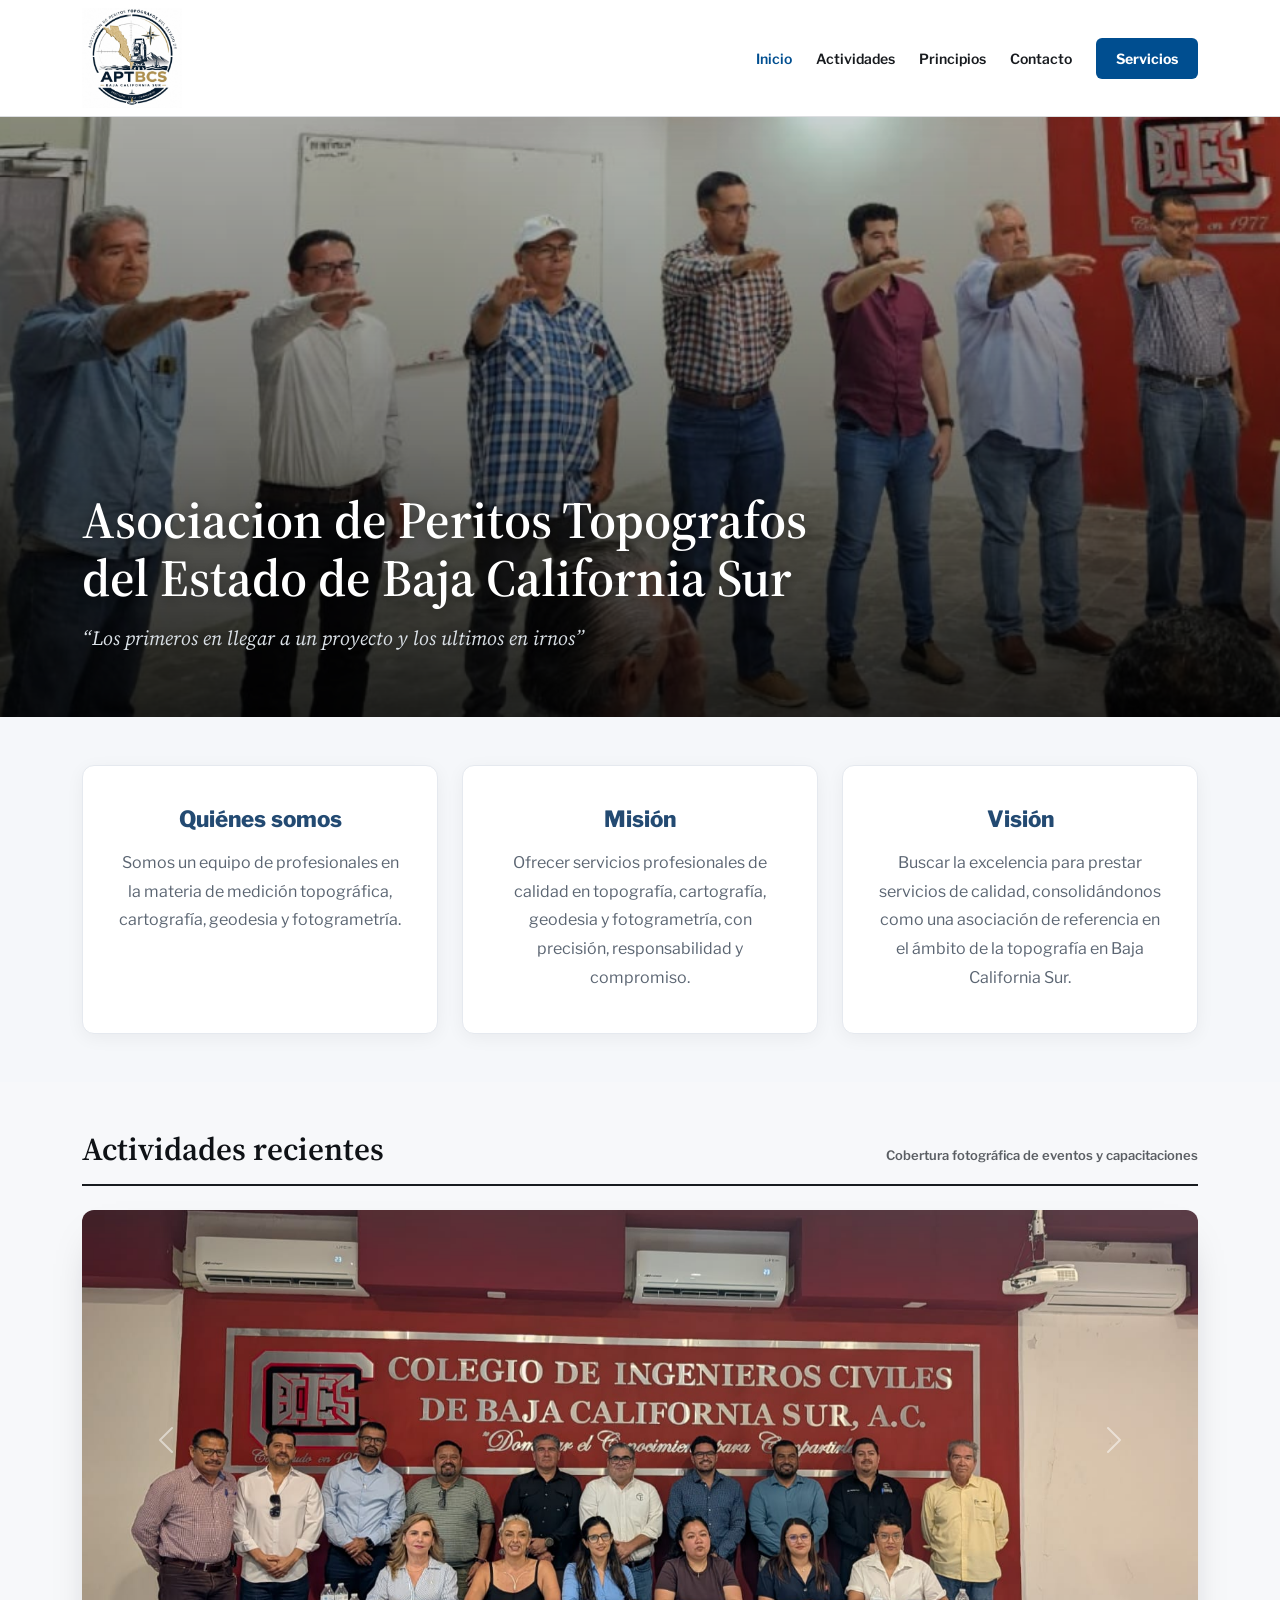
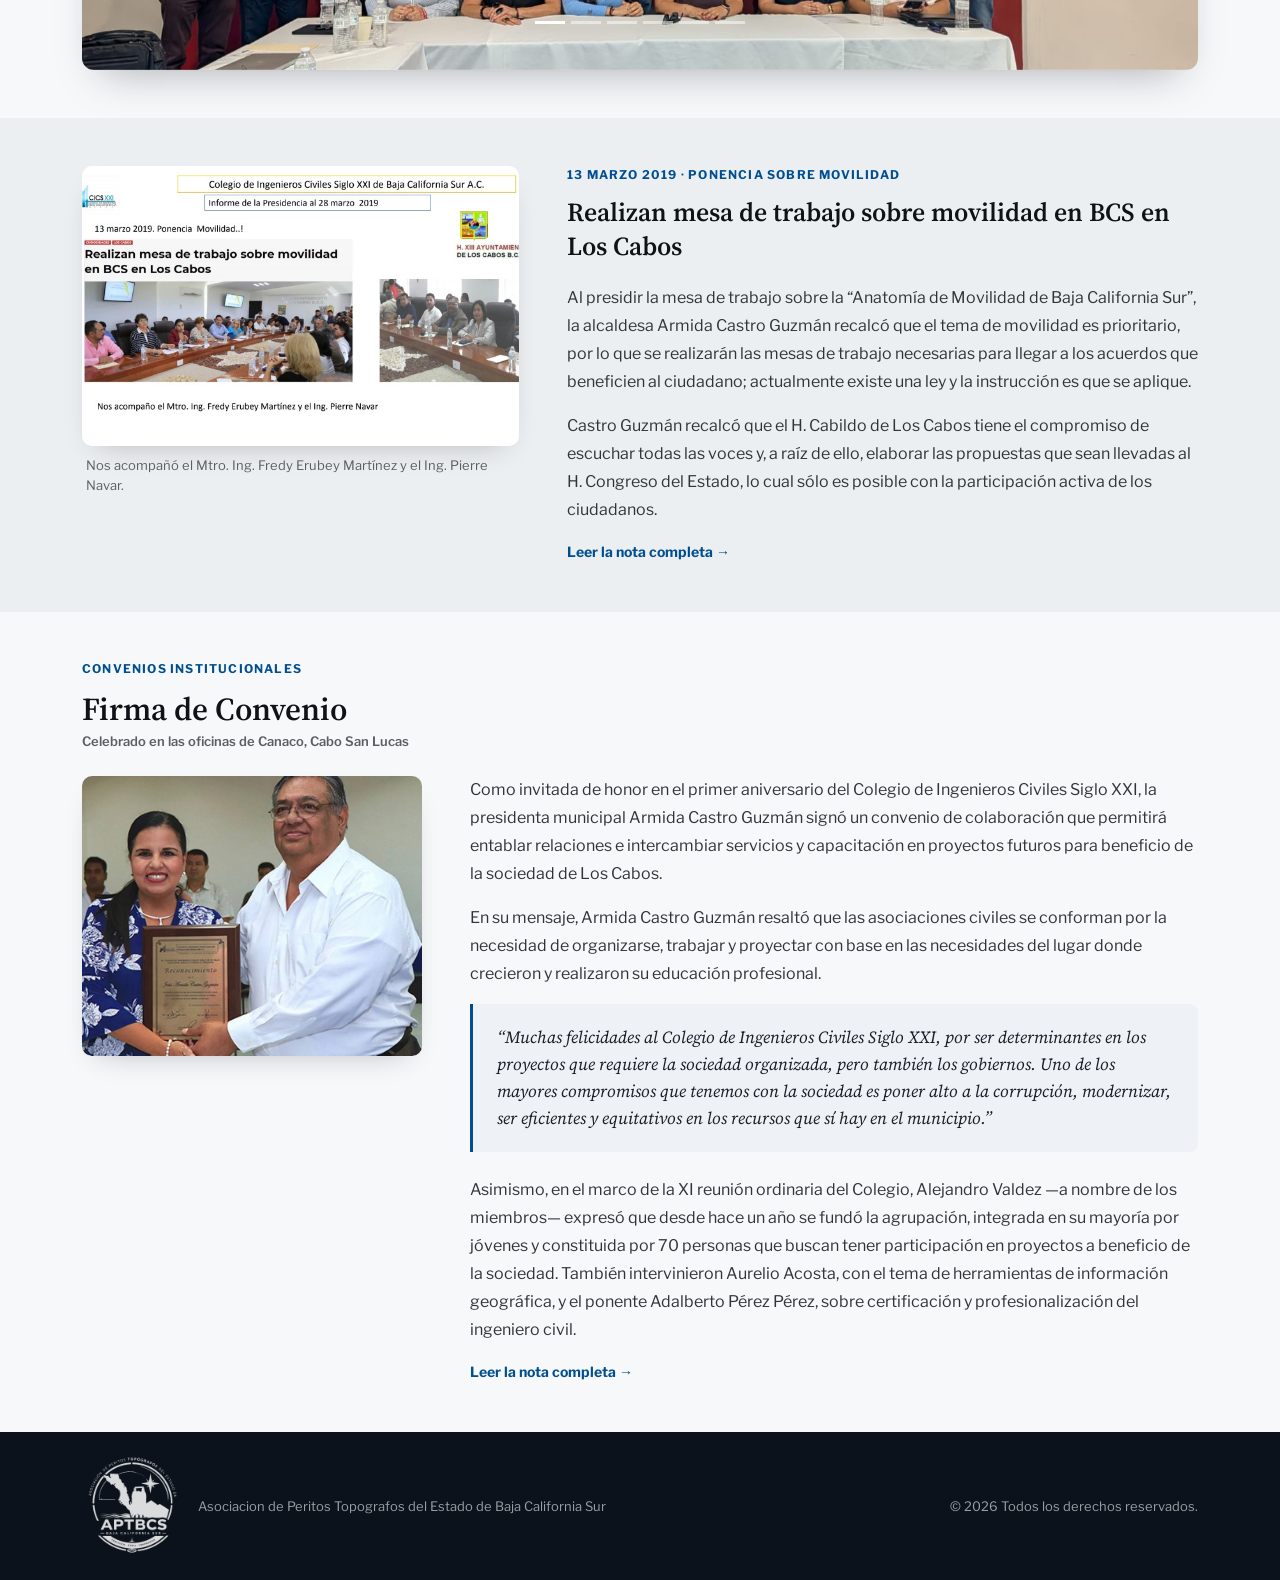
<file: index.html>
<!doctype html>
<html lang="es">
  <head>
    <meta charset="UTF-8" />
    <meta name="viewport" content="width=device-width, initial-scale=1.0" />
    <title>Asociacion de Peritos Topografos del Estado de Baja California Sur</title>
    <link rel="preconnect" href="https://fonts.googleapis.com" />
    <link
      href="https://fonts.googleapis.com/css2?family=Libre+Franklin:wght@400;500;600;700;800&family=Source+Serif+4:opsz,wght@8..60,400;8..60,600&display=swap"
      rel="stylesheet"
    />
    <link href="https://cdn.jsdelivr.net/npm/bootstrap@5.3.3/dist/css/bootstrap.min.css" rel="stylesheet" />
    <link href="https://cdn.jsdelivr.net/npm/bootstrap-icons@1.11.3/font/bootstrap-icons.min.css" rel="stylesheet" />
    <link rel="stylesheet" href="./css/style.css" />
  </head>
  <body>

    <!-- ===================== HEADER ===================== -->
    <header class="site-header sticky-top">
      <div class="container-xl py-2">

        <div class="d-flex align-items-center justify-content-between">

          <!-- Logo -->
          <a href="index.html" class="text-decoration-none">
            <img src="./img/iconoApt.jpeg" alt="CICS XXI BCS" class="site-logo" />
          </a>

          <!-- Nav desktop -->
          <nav class="d-none d-md-flex align-items-center gap-4">
            <a href="index.html"        class="nav-link-custom active">Inicio</a>
            <a href="Actividades.html"  class="nav-link-custom">Actividades</a>
            <a href="Principios.html"   class="nav-link-custom">Principios</a>
            <a href="Contacto.html"     class="nav-link-custom">Contacto</a>
            <a href="Servicios.html"  class="btn btn-primary-custom">Servicios</a>
          </nav>

          <!-- Hamburguesa (móvil) -->
          <button class="navbar-toggler-custom d-md-none" id="menuToggle" aria-label="Menú">
            <span></span>
            <span></span>
            <span></span>
          </button>
        </div>

        <!-- Menú móvil -->
        <div class="mobile-menu" id="mobileMenu">
          <a href="index.html"       onclick="closeMenu()">Inicio</a>
          <a href="Actividades.html" onclick="closeMenu()">Actividades</a>
          <a href="Principios.html"  onclick="closeMenu()">Principios</a>
          <a href="Contacto.html"    onclick="closeMenu()">Contacto</a>
          <a href="Servicios.html"    onclick="closeMenu()">Servicios</a>
        </div>

      </div>
    </header>

    <!-- ===================== HERO ===================== -->
    <section id="inicio" class="hero-section">

      <!-- Capa oscura sobre la imagen -->
      <div class="hero-overlay"></div>

      <!-- Texto del hero -->
      <div class="hero-content">
        <div class="container-xl">
          <div class="hero-text-wrap">
            <!-- <span class="badge-tag">Asociación civil profesional</span> -->
            <h1 class="hero-title">
             Asociacion de Peritos Topografos del Estado de Baja California Sur
            </h1>
            <p class="hero-subtitle">
              &ldquo;Los primeros en llegar a un proyecto y los ultimos en irnos&rdquo;
            </p>
          </div>
        </div>
      </div>

    </section>

    <!-- ===================== MISIÓN ===================== -->
    <section class="py-5 mission-section">
  <div class="container-xl">
    <div class="row g-4">

      <!-- Quiénes somos -->
      <div class="col-md-4">
        <div class="mission-card h-100">
          <!-- <div class="mission-icon">
            <i class="bi bi-people-fill"></i>
          </div> -->
          <h3 class="mission-heading">Quiénes somos</h3>
          <p class="mission-text">
            Somos un equipo de profesionales en la materia de medición
            topográfica, cartografía, geodesia y fotogrametría.
          </p>
        </div>
      </div>

      <!-- Misión -->
      <div class="col-md-4">
        <div class="mission-card h-100">
          <!-- <div class="mission-icon">
            <i class="bi bi-bullseye"></i>
          </div> -->
          <h3 class="mission-heading">Misión</h3>
          <p class="mission-text">
            Ofrecer servicios profesionales de calidad en topografía,
            cartografía, geodesia y fotogrametría, con precisión,
            responsabilidad y compromiso.
          </p>
        </div>
      </div>

      <!-- Visión -->
      <div class="col-md-4">
        <div class="mission-card h-100">
          <!-- <div class="mission-icon">
            <i class="bi bi-eye-fill"></i>
          </div> -->
          <h3 class="mission-heading">Visión</h3>
          <p class="mission-text">
            Buscar la excelencia para prestar servicios de calidad,
            consolidándonos como una asociación de referencia en el
            ámbito de la topografía en Baja California Sur.
          </p>
        </div>
      </div>

    </div>
  </div>
</section>


    <!-- ===================== ACTIVIDADES ===================== -->
    <section id="actividades" class="py-5">
      <div class="container-xl">
        <div class="section-title-row mb-4">
          <h2 class="section-title">Actividades recientes</h2>
          <span class="section-subtitle">Cobertura fotográfica de eventos y capacitaciones</span>
        </div>
        <!-- Carousel de actividades -->
        <div id="actCarousel" class="carousel slide feature-media" data-bs-ride="carousel" data-bs-interval="3500">
          <div class="carousel-inner">
            <div class="carousel-item active">
              <img src="./img/hero_1.jpeg" class="activity-slide-img" alt="Actividad 1" />
            </div>
            <div class="carousel-item">
              <img src="./img/hero_2.jpeg" class="activity-slide-img" alt="Actividad 2" />
            </div>
            <div class="carousel-item">
              <img src="./img/hero_3.jpeg" class="activity-slide-img" alt="Actividad 3" />
            </div>
            <div class="carousel-item">
              <img src="./img/hero_4.jpg" class="activity-slide-img" alt="Actividad 4" />
            </div>
            <div class="carousel-item">
              <img src="./img/hero_5.jpg" class="activity-slide-img" alt="Actividad 5" />
            </div>
            <div class="carousel-item">
              <img src="./img/hero_6.jpeg" class="activity-slide-img" alt="Actividad 6" />
            </div>
          </div>
          <!-- Controles -->
          <button class="carousel-control-prev" type="button" data-bs-target="#actCarousel" data-bs-slide="prev">
            <span class="carousel-control-prev-icon" aria-hidden="true"></span>
            <span class="visually-hidden">Anterior</span>
          </button>
          <button class="carousel-control-next" type="button" data-bs-target="#actCarousel" data-bs-slide="next">
            <span class="carousel-control-next-icon" aria-hidden="true"></span>
            <span class="visually-hidden">Siguiente</span>
          </button>
          <!-- Indicadores -->
          <div class="carousel-indicators activity-indicators">
            <button type="button" data-bs-target="#actCarousel" data-bs-slide-to="0" class="active"></button>
            <button type="button" data-bs-target="#actCarousel" data-bs-slide-to="1"></button>
            <button type="button" data-bs-target="#actCarousel" data-bs-slide-to="2"></button>
            <button type="button" data-bs-target="#actCarousel" data-bs-slide-to="3"></button>
            <button type="button" data-bs-target="#actCarousel" data-bs-slide-to="4"></button>
            <button type="button" data-bs-target="#actCarousel" data-bs-slide-to="5"></button>
          </div>
        </div>
      </div>
    </section>

    <!-- ===================== NOTICIA: MESA DE TRABAJO ===================== -->
    <section class="py-5 bg-light-custom">
      <div class="container-xl">
        <div class="row g-5 align-items-start">

          <!-- Imagen -->
          <div class="col-lg-5">
            <div class="news-media">
              <img src="./img/mesa_trabajo.jpg" alt="Mesa de trabajo sobre movilidad en BCS" class="news-img" />
            </div>
            <p class="news-caption">
              Nos acompañó el Mtro. Ing. Fredy Erubey Martínez y el Ing. Pierre Navar.
            </p>
          </div>

          <!-- Texto -->
          <div class="col-lg-7">
            <span class="eyebrow">13 marzo 2019 · Ponencia sobre movilidad</span>
            <h3 class="article-title">
              Realizan mesa de trabajo sobre movilidad en BCS en Los Cabos
            </h3>
            <p class="article-text">
              Al presidir la mesa de trabajo sobre la &ldquo;Anatomía de Movilidad de Baja California Sur&rdquo;,
              la alcaldesa Armida Castro Guzmán recalcó que el tema de movilidad es prioritario, por lo que
              se realizarán las mesas de trabajo necesarias para llegar a los acuerdos que beneficien al
              ciudadano; actualmente existe una ley y la instrucción es que se aplique.
            </p>
            <p class="article-text">
              Castro Guzmán recalcó que el H. Cabildo de Los Cabos tiene el compromiso de escuchar todas
              las voces y, a raíz de ello, elaborar las propuestas que sean llevadas al H. Congreso del
              Estado, lo cual sólo es posible con la participación activa de los ciudadanos.
            </p>
            <a href="Actividades.html" class="read-more">Leer la nota completa &rarr;</a>
          </div>

        </div>
      </div>
    </section>

    <!-- ===================== FIRMA DE CONVENIO ===================== -->
    <section id="principios" class="py-5">
      <div class="container-xl">
        <div class="mb-4">
          <span class="eyebrow">Convenios institucionales</span>
          <h2 class="section-title mt-2 mb-1">Firma de Convenio</h2>
          <p class="section-subtitle mb-0">Celebrado en las oficinas de Canaco, Cabo San Lucas</p>
        </div>
        <div class="row g-5 align-items-start">

          <!-- Imagen -->
          <div class="col-lg-4">
            <div class="news-media sticky-media">
              <img src="./img/Firma.jpg" alt="Firma de convenio CICS XXI" class="news-img" />
            </div>
          </div>

          <!-- Texto -->
          <div class="col-lg-8">
            <p class="article-text">
              Como invitada de honor en el primer aniversario del Colegio de Ingenieros Civiles Siglo XXI,
              la presidenta municipal Armida Castro Guzmán signó un convenio de colaboración que permitirá
              entablar relaciones e intercambiar servicios y capacitación en proyectos futuros para beneficio
              de la sociedad de Los Cabos.
            </p>
            <p class="article-text">
              En su mensaje, Armida Castro Guzmán resaltó que las asociaciones civiles se conforman por la
              necesidad de organizarse, trabajar y proyectar con base en las necesidades del lugar donde
              crecieron y realizaron su educación profesional.
            </p>
            <blockquote class="pull-quote">
              &ldquo;Muchas felicidades al Colegio de Ingenieros Civiles Siglo XXI, por ser determinantes
              en los proyectos que requiere la sociedad organizada, pero también los gobiernos. Uno de los
              mayores compromisos que tenemos con la sociedad es poner alto a la corrupción, modernizar,
              ser eficientes y equitativos en los recursos que sí hay en el municipio.&rdquo;
            </blockquote>
            <p class="article-text">
              Asimismo, en el marco de la XI reunión ordinaria del Colegio, Alejandro Valdez —a nombre de
              los miembros— expresó que desde hace un año se fundó la agrupación, integrada en su mayoría
              por jóvenes y constituida por 70 personas que buscan tener participación en proyectos a
              beneficio de la sociedad. También intervinieron Aurelio Acosta, con el tema de herramientas
              de información geográfica, y el ponente Adalberto Pérez Pérez, sobre certificación y
              profesionalización del ingeniero civil.
            </p>
            <a href="Principios.html" class="read-more">Leer la nota completa &rarr;</a>
          </div>

        </div>
      </div>
    </section>

    <!-- ===================== FOOTER ===================== -->
    <footer id="contacto" class="site-footer">
      <div class="container-xl footer-inner">
        <div class="d-flex align-items-center gap-3">
          <img src="./img/icono2.png" alt="CICS XXI" class="footer-logo" />
          <span class="footer-text">Asociacion de Peritos Topografos del Estado de Baja California Sur</span>
        </div>
        <span class="footer-text">&copy; 2026 Todos los derechos reservados.</span>
      </div>
    </footer>

    <script src="https://cdn.jsdelivr.net/npm/bootstrap@5.3.3/dist/js/bootstrap.bundle.min.js"></script>
    <script>
      const toggle = document.getElementById('menuToggle');
      const menu   = document.getElementById('mobileMenu');
      toggle.addEventListener('click', () => menu.classList.toggle('open'));
      function closeMenu() { menu.classList.remove('open'); }
    </script>

  </body>
</html>
</file>
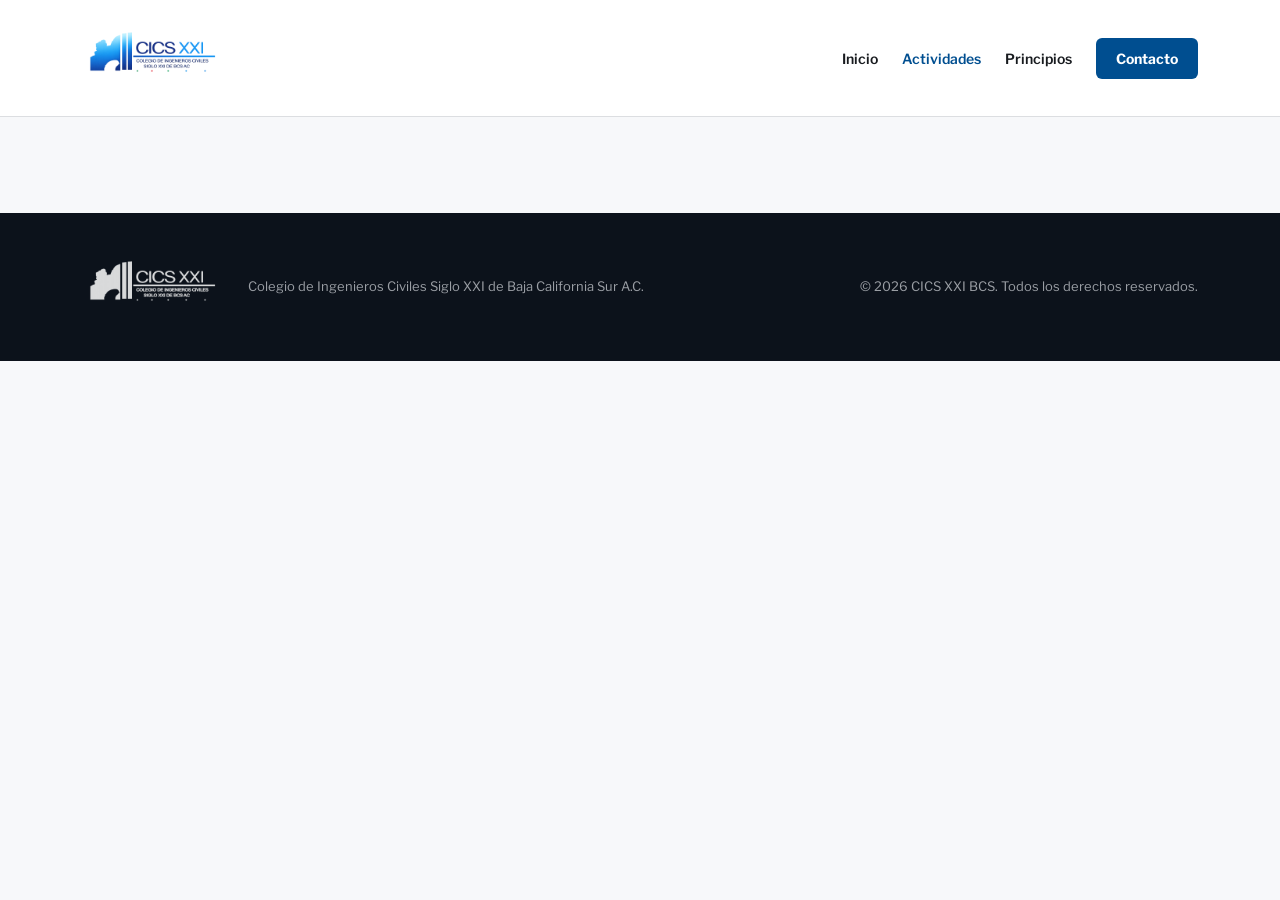
<file: Actividades.html>
<!doctype html>
<html lang="es">
  <head>
    <meta charset="UTF-8" />
    <meta name="viewport" content="width=device-width, initial-scale=1.0" />
    <title>Actividades · CICS XXI BCS</title>
    <link rel="preconnect" href="https://fonts.googleapis.com" />
    <link
      href="https://fonts.googleapis.com/css2?family=Libre+Franklin:wght@400;500;600;700;800&family=Source+Serif+4:opsz,wght@8..60,400;8..60,600&display=swap"
      rel="stylesheet"
    />
    <link href="https://cdn.jsdelivr.net/npm/bootstrap@5.3.3/dist/css/bootstrap.min.css" rel="stylesheet" />
    <link rel="stylesheet" href="./css/style.css" />
  </head>
  <body>

    <!-- ===================== HEADER ===================== -->
    <header class="site-header sticky-top">
      <div class="container-xl py-2">

        <div class="d-flex align-items-center justify-content-between">

          <a href="index.html" class="text-decoration-none">
            <img src="./img/logo.png" alt="CICS XXI BCS" class="site-logo" />
          </a>

          <nav class="d-none d-md-flex align-items-center gap-4">
            <a href="index.html"        class="nav-link-custom">Inicio</a>
            <a href="Actividades.html"  class="nav-link-custom active">Actividades</a>
            <a href="Principios.html"   class="nav-link-custom">Principios</a>
            <a href="Contacto.html"     class="btn btn-primary-custom">Contacto</a>
          </nav>

          <button class="navbar-toggler-custom d-md-none" id="menuToggle" aria-label="Menú">
            <span></span>
            <span></span>
            <span></span>
          </button>
        </div>

        <div class="mobile-menu" id="mobileMenu">
          <a href="index.html"       onclick="closeMenu()">Inicio</a>
          <a href="Actividades.html" onclick="closeMenu()">Actividades</a>
          <a href="Principios.html"  onclick="closeMenu()">Principios</a>
          <a href="Contacto.html"    onclick="closeMenu()">Contacto</a>
        </div>

      </div>
    </header>

    <!-- ===================== CONTENIDO ===================== -->
    <main class="container-xl py-5">
      <!-- Desarrollar contenido aquí -->
    </main>

    <!-- ===================== FOOTER ===================== -->
    <footer class="site-footer">
      <div class="container-xl footer-inner">
        <div class="d-flex align-items-center gap-3">
          <img src="./img/logo.png" alt="CICS XXI" class="footer-logo" />
          <span class="footer-text">Colegio de Ingenieros Civiles Siglo XXI de Baja California Sur A.C.</span>
        </div>
        <span class="footer-text">&copy; 2026 CICS XXI BCS. Todos los derechos reservados.</span>
      </div>
    </footer>

    <script src="https://cdn.jsdelivr.net/npm/bootstrap@5.3.3/dist/js/bootstrap.bundle.min.js"></script>
    <script>
      const toggle = document.getElementById('menuToggle');
      const menu   = document.getElementById('mobileMenu');
      toggle.addEventListener('click', () => menu.classList.toggle('open'));
      function closeMenu() { menu.classList.remove('open'); }
    </script>

  </body>
</html>
</file>
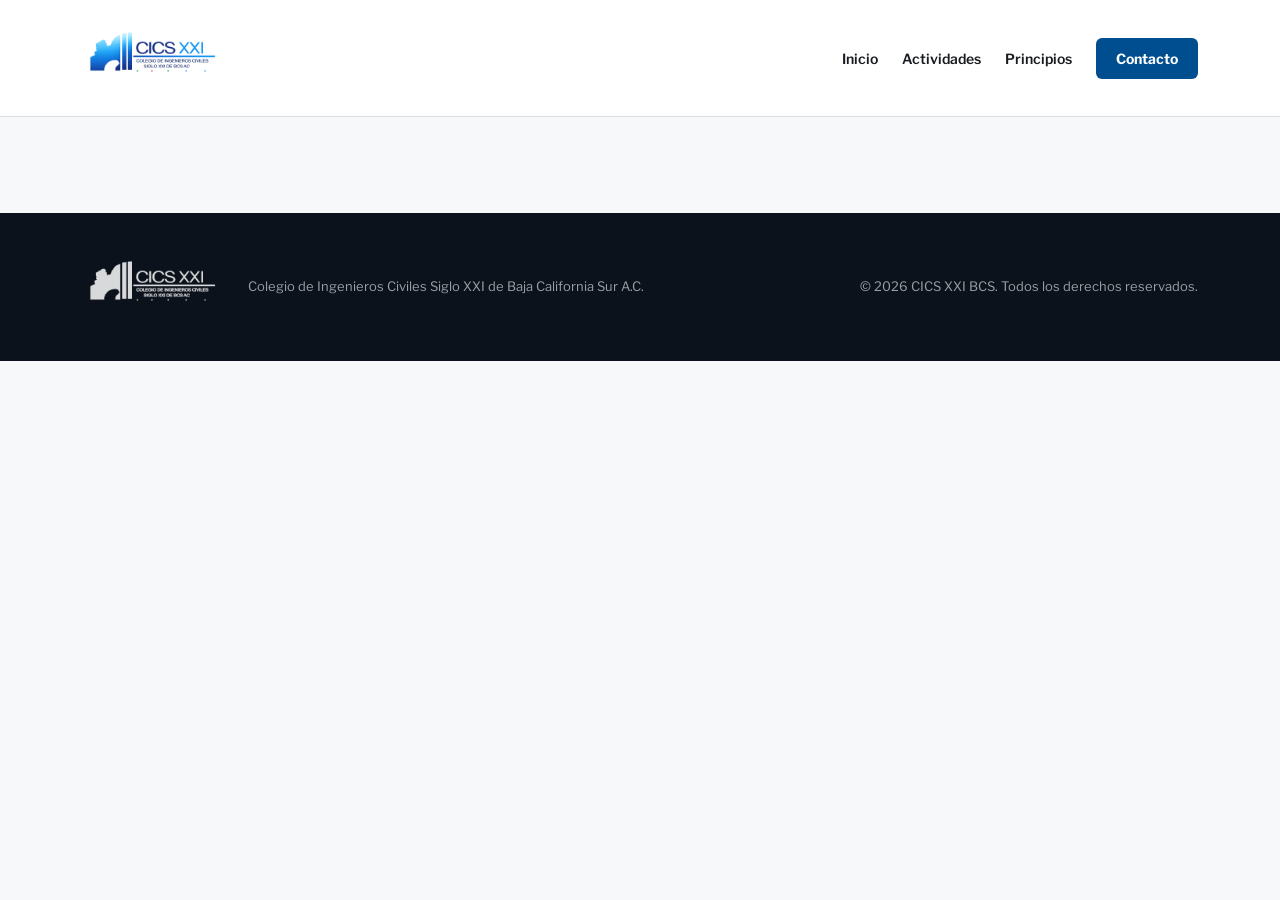
<file: Contacto.html>
<!doctype html>
<html lang="es">
  <head>
    <meta charset="UTF-8" />
    <meta name="viewport" content="width=device-width, initial-scale=1.0" />
    <title>Contacto · CICS XXI BCS</title>
    <link rel="preconnect" href="https://fonts.googleapis.com" />
    <link
      href="https://fonts.googleapis.com/css2?family=Libre+Franklin:wght@400;500;600;700;800&family=Source+Serif+4:opsz,wght@8..60,400;8..60,600&display=swap"
      rel="stylesheet"
    />
    <link href="https://cdn.jsdelivr.net/npm/bootstrap@5.3.3/dist/css/bootstrap.min.css" rel="stylesheet" />
    <link rel="stylesheet" href="./css/style.css" />
  </head>
  <body>

    <!-- ===================== HEADER ===================== -->
    <header class="site-header sticky-top">
      <div class="container-xl py-2">

        <div class="d-flex align-items-center justify-content-between">

          <a href="index.html" class="text-decoration-none">
            <img src="./img/logo.png" alt="CICS XXI BCS" class="site-logo" />
          </a>

          <nav class="d-none d-md-flex align-items-center gap-4">
            <a href="index.html"        class="nav-link-custom">Inicio</a>
            <a href="Actividades.html"  class="nav-link-custom">Actividades</a>
            <a href="Principios.html"   class="nav-link-custom">Principios</a>
            <a href="Contacto.html"     class="btn btn-primary-custom">Contacto</a>
          </nav>

          <button class="navbar-toggler-custom d-md-none" id="menuToggle" aria-label="Menú">
            <span></span>
            <span></span>
            <span></span>
          </button>
        </div>

        <div class="mobile-menu" id="mobileMenu">
          <a href="index.html"       onclick="closeMenu()">Inicio</a>
          <a href="Actividades.html" onclick="closeMenu()">Actividades</a>
          <a href="Principios.html"  onclick="closeMenu()">Principios</a>
          <a href="Contacto.html"    onclick="closeMenu()">Contacto</a>
        </div>

      </div>
    </header>

    <!-- ===================== CONTENIDO ===================== -->
    <main class="container-xl py-5">
      <!-- Desarrollar contenido aquí -->
    </main>

    <!-- ===================== FOOTER ===================== -->
    <footer class="site-footer">
      <div class="container-xl footer-inner">
        <div class="d-flex align-items-center gap-3">
          <img src="./img/logo.png" alt="CICS XXI" class="footer-logo" />
          <span class="footer-text">Colegio de Ingenieros Civiles Siglo XXI de Baja California Sur A.C.</span>
        </div>
        <span class="footer-text">&copy; 2026 CICS XXI BCS. Todos los derechos reservados.</span>
      </div>
    </footer>

    <script src="https://cdn.jsdelivr.net/npm/bootstrap@5.3.3/dist/js/bootstrap.bundle.min.js"></script>
    <script>
      const toggle = document.getElementById('menuToggle');
      const menu   = document.getElementById('mobileMenu');
      toggle.addEventListener('click', () => menu.classList.toggle('open'));
      function closeMenu() { menu.classList.remove('open'); }
    </script>

  </body>
</html>
</file>
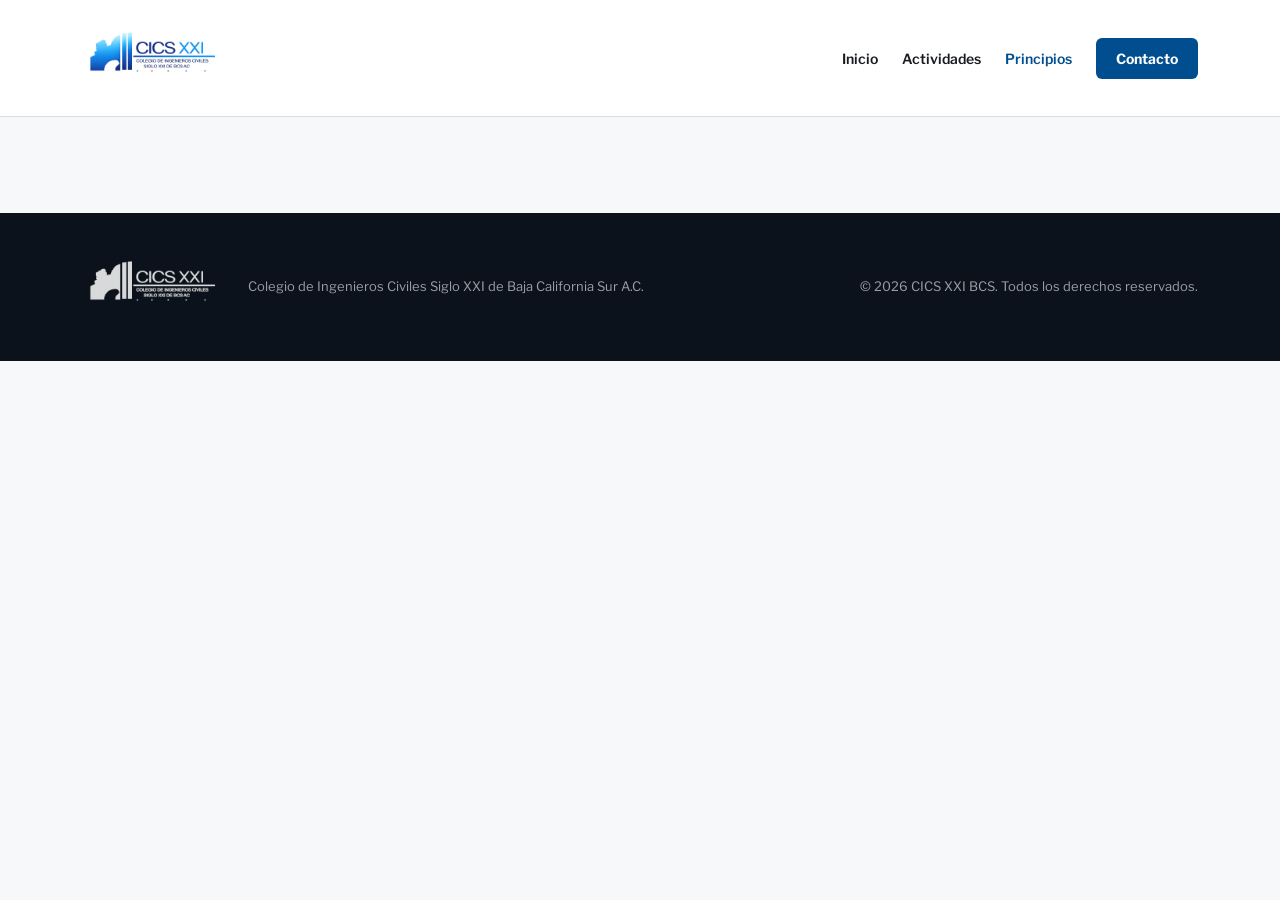
<file: Principios.html>
<!doctype html>
<html lang="es">
  <head>
    <meta charset="UTF-8" />
    <meta name="viewport" content="width=device-width, initial-scale=1.0" />
    <title>Principios · CICS XXI BCS</title>
    <link rel="preconnect" href="https://fonts.googleapis.com" />
    <link
      href="https://fonts.googleapis.com/css2?family=Libre+Franklin:wght@400;500;600;700;800&family=Source+Serif+4:opsz,wght@8..60,400;8..60,600&display=swap"
      rel="stylesheet"
    />
    <link href="https://cdn.jsdelivr.net/npm/bootstrap@5.3.3/dist/css/bootstrap.min.css" rel="stylesheet" />
    <link rel="stylesheet" href="./css/style.css" />
  </head>
  <body>

    <!-- ===================== HEADER ===================== -->
    <header class="site-header sticky-top">
      <div class="container-xl py-2">

        <div class="d-flex align-items-center justify-content-between">

          <a href="index.html" class="text-decoration-none">
            <img src="./img/logo.png" alt="CICS XXI BCS" class="site-logo" />
          </a>

          <nav class="d-none d-md-flex align-items-center gap-4">
            <a href="index.html"        class="nav-link-custom">Inicio</a>
            <a href="Actividades.html"  class="nav-link-custom">Actividades</a>
            <a href="Principios.html"   class="nav-link-custom active">Principios</a>
            <a href="Contacto.html"     class="btn btn-primary-custom">Contacto</a>
          </nav>

          <button class="navbar-toggler-custom d-md-none" id="menuToggle" aria-label="Menú">
            <span></span>
            <span></span>
            <span></span>
          </button>
        </div>

        <div class="mobile-menu" id="mobileMenu">
          <a href="index.html"       onclick="closeMenu()">Inicio</a>
          <a href="Actividades.html" onclick="closeMenu()">Actividades</a>
          <a href="Principios.html"  onclick="closeMenu()">Principios</a>
          <a href="Contacto.html"    onclick="closeMenu()">Contacto</a>
        </div>

      </div>
    </header>

    <!-- ===================== CONTENIDO ===================== -->
    <main class="container-xl py-5">
      <!-- Desarrollar contenido aquí -->
    </main>

    <!-- ===================== FOOTER ===================== -->
    <footer class="site-footer">
      <div class="container-xl footer-inner">
        <div class="d-flex align-items-center gap-3">
          <img src="./img/logo.png" alt="CICS XXI" class="footer-logo" />
          <span class="footer-text">Colegio de Ingenieros Civiles Siglo XXI de Baja California Sur A.C.</span>
        </div>
        <span class="footer-text">&copy; 2026 CICS XXI BCS. Todos los derechos reservados.</span>
      </div>
    </footer>

    <script src="https://cdn.jsdelivr.net/npm/bootstrap@5.3.3/dist/js/bootstrap.bundle.min.js"></script>
    <script>
      const toggle = document.getElementById('menuToggle');
      const menu   = document.getElementById('mobileMenu');
      toggle.addEventListener('click', () => menu.classList.toggle('open'));
      function closeMenu() { menu.classList.remove('open'); }
    </script>

  </body>
</html>
</file>
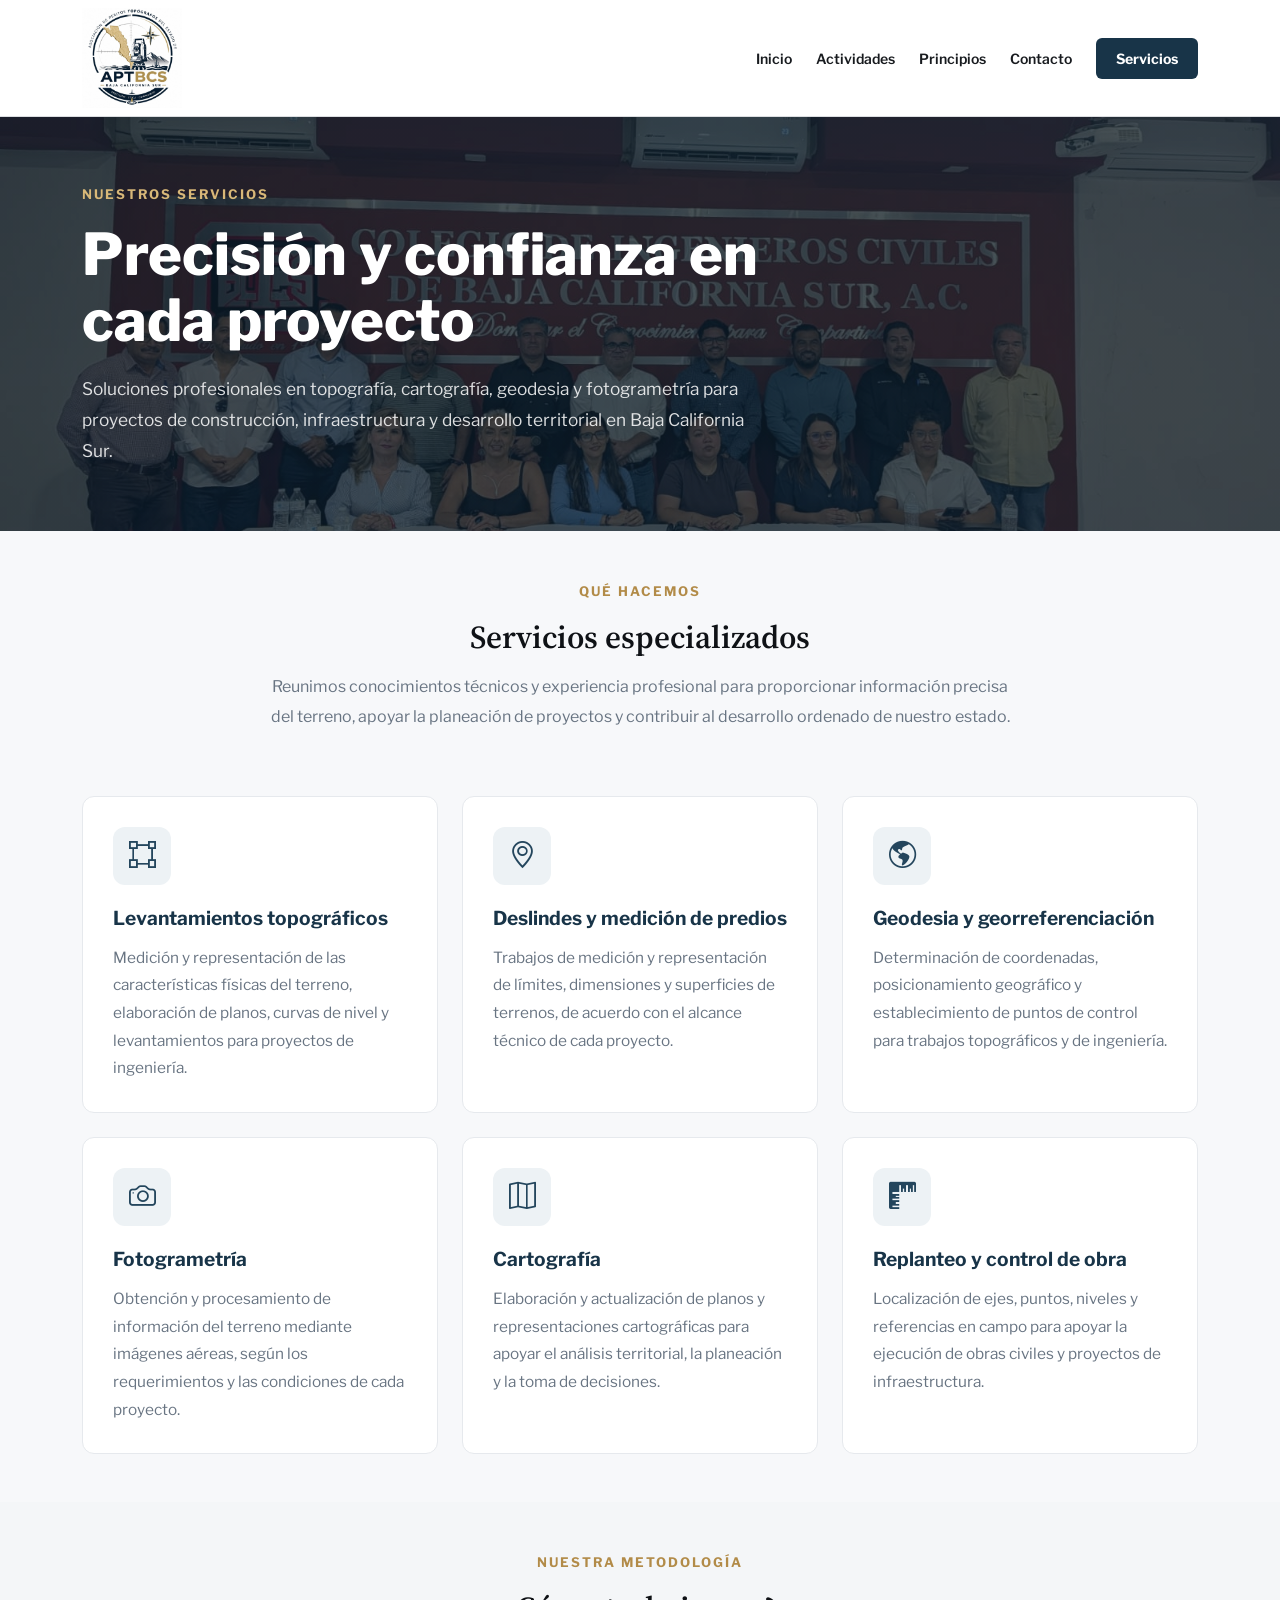
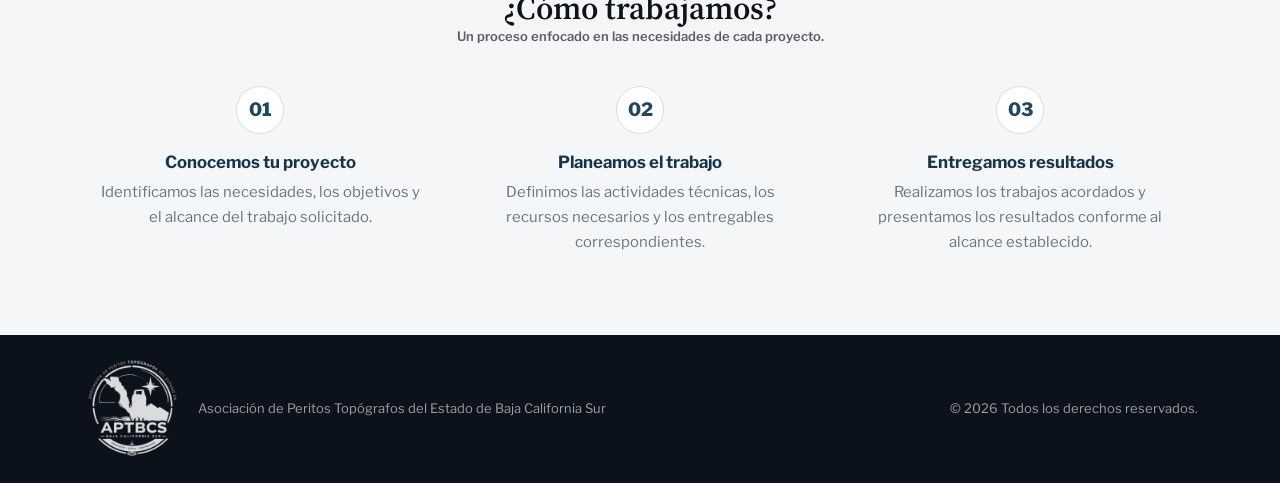
<file: Servicios.html>
<!doctype html>
<html lang="es">
<head>
  <meta charset="UTF-8" />
  <meta name="viewport" content="width=device-width, initial-scale=1.0" />

  <title>Servicios | Asociación de Peritos Topógrafos de BCS</title>

  <link rel="preconnect" href="https://fonts.googleapis.com" />
  <link
    href="https://fonts.googleapis.com/css2?family=Libre+Franklin:wght@400;500;600;700;800&family=Source+Serif+4:opsz,wght@8..60,400;8..60,600&display=swap"
    rel="stylesheet"
  />

  <link
    href="https://cdn.jsdelivr.net/npm/bootstrap@5.3.3/dist/css/bootstrap.min.css"
    rel="stylesheet"
  />
  <link
    href="https://cdn.jsdelivr.net/npm/bootstrap-icons@1.11.3/font/bootstrap-icons.min.css"
    rel="stylesheet"
  />

  <link rel="stylesheet" href="./css/style.css" />
</head>

<body>

  <!-- HEADER -->
  <header class="site-header sticky-top">
    <div class="container-xl py-2">
      <div class="d-flex align-items-center justify-content-between">

        <a href="index.html" class="text-decoration-none">
          <img
            src="./img/iconoApt.jpeg"
            alt="Asociación de Peritos Topógrafos"
            class="site-logo"
          />
        </a>

        <nav class="d-none d-md-flex align-items-center gap-4">
          <a href="index.html" class="nav-link-custom">Inicio</a>
          <a href="Actividades.html" class="nav-link-custom">Actividades</a>
          <a href="Principios.html" class="nav-link-custom">Principios</a>
          <a href="Contacto.html" class="nav-link-custom">Contacto</a>
          <a href="Servicios.html" class="btn btn-primary-custom active">
            Servicios
          </a>
        </nav>

        <button
          class="navbar-toggler-custom d-md-none"
          id="menuToggle"
          type="button"
          aria-label="Abrir menú"
          aria-expanded="false"
          aria-controls="mobileMenu"
        >
          <span></span>
          <span></span>
          <span></span>
        </button>

      </div>

      <!-- MENÚ MÓVIL -->
      <div class="mobile-menu" id="mobileMenu">
        <a href="index.html" onclick="closeMenu()">Inicio</a>
        <a href="Actividades.html" onclick="closeMenu()">Actividades</a>
        <a href="Principios.html" onclick="closeMenu()">Principios</a>
        <a href="Contacto.html" onclick="closeMenu()">Contacto</a>
        <a href="Servicios.html" onclick="closeMenu()">Servicios</a>
      </div>
    </div>
  </header>

  <!-- HERO -->
  <section class="services-hero">
    <div class="container-xl services-hero-content">
      <span class="services-eyebrow">Nuestros servicios</span>

      <h1>Precisión y confianza en cada proyecto</h1>

      <p>
        Soluciones profesionales en topografía, cartografía, geodesia
        y fotogrametría para proyectos de construcción, infraestructura
        y desarrollo territorial en Baja California Sur.
      </p>
    </div>
  </section>

  <!-- INTRODUCCIÓN -->
  <section class="py-5">
    <div class="container-xl">
      <div class="services-intro">
        <span class="services-eyebrow">Qué hacemos</span>

        <h2 class="section-title mb-3">
          Servicios especializados
        </h2>

        <p>
          Reunimos conocimientos técnicos y experiencia profesional
          para proporcionar información precisa del terreno, apoyar
          la planeación de proyectos y contribuir al desarrollo
          ordenado de nuestro estado.
        </p>
      </div>
    </div>
  </section>

  <!-- CATÁLOGO DE SERVICIOS -->
  <section class="pb-5">
    <div class="container-xl">
      <div class="row g-4">

        <div class="col-md-6 col-lg-4">
          <article class="service-card">
            <div class="service-icon">
              <i class="bi bi-bounding-box" aria-hidden="true"></i>
            </div>
            <h3>Levantamientos topográficos</h3>
            <p>
              Medición y representación de las características físicas
              del terreno, elaboración de planos, curvas de nivel
              y levantamientos para proyectos de ingeniería.
            </p>
          </article>
        </div>

        <div class="col-md-6 col-lg-4">
          <article class="service-card">
            <div class="service-icon">
              <i class="bi bi-geo-alt" aria-hidden="true"></i>
            </div>
            <h3>Deslindes y medición de predios</h3>
            <p>
              Trabajos de medición y representación de límites,
              dimensiones y superficies de terrenos, de acuerdo
              con el alcance técnico de cada proyecto.
            </p>
          </article>
        </div>

        <div class="col-md-6 col-lg-4">
          <article class="service-card">
            <div class="service-icon">
              <i class="bi bi-globe-americas" aria-hidden="true"></i>
            </div>
            <h3>Geodesia y georreferenciación</h3>
            <p>
              Determinación de coordenadas, posicionamiento geográfico
              y establecimiento de puntos de control para trabajos
              topográficos y de ingeniería.
            </p>
          </article>
        </div>

        <div class="col-md-6 col-lg-4">
          <article class="service-card">
            <div class="service-icon">
              <i class="bi bi-camera" aria-hidden="true"></i>
            </div>
            <h3>Fotogrametría</h3>
            <p>
              Obtención y procesamiento de información del terreno
              mediante imágenes aéreas, según los requerimientos
              y las condiciones de cada proyecto.
            </p>
          </article>
        </div>

        <div class="col-md-6 col-lg-4">
          <article class="service-card">
            <div class="service-icon">
              <i class="bi bi-map" aria-hidden="true"></i>
            </div>
            <h3>Cartografía</h3>
            <p>
              Elaboración y actualización de planos y representaciones
              cartográficas para apoyar el análisis territorial,
              la planeación y la toma de decisiones.
            </p>
          </article>
        </div>

        <div class="col-md-6 col-lg-4">
          <article class="service-card">
            <div class="service-icon">
              <i class="bi bi-rulers" aria-hidden="true"></i>
            </div>
            <h3>Replanteo y control de obra</h3>
            <p>
              Localización de ejes, puntos, niveles y referencias
              en campo para apoyar la ejecución de obras civiles
              y proyectos de infraestructura.
            </p>
          </article>
        </div>

      </div>
    </div>
  </section>

  <!-- PROCESO DE TRABAJO -->
  <section class="process-section py-5">
    <div class="container-xl">
      <div class="text-center mb-4">
        <span class="services-eyebrow">Nuestra metodología</span>
        <h2 class="section-title">¿Cómo trabajamos?</h2>
        <p class="section-subtitle">
          Un proceso enfocado en las necesidades de cada proyecto.
        </p>
      </div>

      <div class="row g-4">

        <div class="col-md-4">
          <div class="process-item">
            <div class="process-number">01</div>
            <h3>Conocemos tu proyecto</h3>
            <p>
              Identificamos las necesidades, los objetivos y el
              alcance del trabajo solicitado.
            </p>
          </div>
        </div>

        <div class="col-md-4">
          <div class="process-item">
            <div class="process-number">02</div>
            <h3>Planeamos el trabajo</h3>
            <p>
              Definimos las actividades técnicas, los recursos
              necesarios y los entregables correspondientes.
            </p>
          </div>
        </div>

        <div class="col-md-4">
          <div class="process-item">
            <div class="process-number">03</div>
            <h3>Entregamos resultados</h3>
            <p>
              Realizamos los trabajos acordados y presentamos
              los resultados conforme al alcance establecido.
            </p>
          </div>
        </div>

      </div>
    </div>
  </section>

  <!-- INVITACIÓN A CONTACTAR -->
  <!-- <section class="py-5">
    <div class="container-xl">
      <div class="services-cta">
        <h2>¿Tienes un proyecto en mente?</h2>

        <p>
          Ponte en contacto con nosotros para compartir los detalles
          de tu proyecto y consultar la disponibilidad de los
          servicios que necesitas.
        </p>

        <a href="Contacto.html" class="btn btn-light">
          <i class="bi bi-envelope me-2" aria-hidden="true"></i>
          Solicitar información
        </a>
      </div>
    </div>
  </section> -->

  <!-- FOOTER -->
  <footer id="contacto" class="site-footer">
    <div class="container-xl footer-inner">

      <div class="d-flex align-items-center gap-3">
        <img
          src="./img/icono2.png"
          alt="Asociación de Peritos Topógrafos"
          class="footer-logo"
        />

        <span class="footer-text">
          Asociación de Peritos Topógrafos del Estado de Baja California Sur
        </span>
      </div>

      <span class="footer-text">
        &copy; 2026 Todos los derechos reservados.
      </span>

    </div>
  </footer>

  <!-- SCRIPTS -->
  <script src="https://cdn.jsdelivr.net/npm/bootstrap@5.3.3/dist/js/bootstrap.bundle.min.js"></script>

  <script>
    const toggle = document.getElementById("menuToggle");
    const menu = document.getElementById("mobileMenu");

    toggle.addEventListener("click", () => {
      const isOpen = menu.classList.toggle("open");
      toggle.setAttribute("aria-expanded", String(isOpen));
    });

    function closeMenu() {
      menu.classList.remove("open");
      toggle.setAttribute("aria-expanded", "false");
    }
  </script>

</body>
</html>
</file>
<file: css/style.css>
/* =============================================
   VARIABLES
   ============================================= */
:root {
  --brand: oklch(42% 0.13 250);
  --brand-dark: oklch(34% 0.15 250);
  --ink: oklch(22% 0.01 260);
  --muted: oklch(48% 0.01 260);
  --bg: oklch(98% 0.003 260);
  --bg-light: oklch(95% 0.005 260);
  --serif: "Source Serif 4", Georgia, serif;
  --sans: "Libre Franklin", Helvetica, Arial, sans-serif;
}

/* =============================================
   BASE
   ============================================= */
body {
  margin: 0;
  background: var(--bg);
  font-family: var(--sans);
  color: var(--ink);
}

a {
  color: var(--brand);
}
a:hover {
  color: var(--brand-dark);
}

/* =============================================
   HEADER
   ============================================= */
.site-header {
  background: rgba(255, 255, 255, 0.93);
  backdrop-filter: blur(10px);
  border-bottom: 1px solid oklch(90% 0.005 260);
  z-index: 100;
}

.site-logo {
  height: 100px;
  width: auto;
  display: block;
}

/* Nav links */
.nav-link-custom {
  font-size: 14px;
  font-weight: 600;
  color: var(--ink);
  text-decoration: none;
  transition: color 0.2s;
}
.nav-link-custom:hover,
.nav-link-custom.active {
  color: var(--brand);
}

/* Botón de contacto */
.btn-primary-custom {
  font-size: 14px;
  font-weight: 700;
  color: #fff !important;
  background: var(--brand);
  padding: 10px 20px;
  border-radius: 6px;
  border: none;
  text-decoration: none;
  transition: background 0.2s;
}
.btn-primary-custom:hover {
  background: var(--brand-dark);
}

/* Hamburguesa (móvil) */
.navbar-toggler-custom {
  background: none;
  border: 1px solid oklch(80% 0.01 260);
  border-radius: 6px;
  padding: 6px 10px;
  cursor: pointer;
  display: flex;
  flex-direction: column;
  gap: 4px;
}
.navbar-toggler-custom span {
  display: block;
  width: 22px;
  height: 2px;
  background: var(--ink);
  border-radius: 2px;
}

/* Menú móvil desplegable */
.mobile-menu {
  display: none;
  flex-direction: column;
  gap: 4px;
  padding: 12px 0 16px;
  border-top: 1px solid oklch(90% 0.005 260);
}
.mobile-menu.open {
  display: flex;
}
.mobile-menu a {
  font-size: 15px;
  font-weight: 600;
  color: var(--ink);
  text-decoration: none;
  padding: 10px 0;
  border-bottom: 1px solid oklch(93% 0.004 260);
}
.mobile-menu a:last-child {
  border-bottom: none;
}
.mobile-menu a:hover {
  color: var(--brand);
}

/* ===================== QUIÉNES SOMOS, MISIÓN Y VISIÓN ===================== */

.mission-section {
  background-color: #f5f7fa;
}

.mission-card {
  background-color: #ffffff;
  padding: 2.5rem 2rem;
  border-radius: 12px;
  text-align: center;
  border: 1px solid #e5e9ef;
  box-shadow: 0 4px 18px rgba(0, 0, 0, 0.05);
  transition: transform 0.3s ease, box-shadow 0.3s ease;
}

.mission-card:hover {
  transform: translateY(-6px);
  box-shadow: 0 10px 28px rgba(0, 0, 0, 0.10);
}

.mission-icon {
  width: 68px;
  height: 68px;
  margin: 0 auto 1.25rem;
  display: flex;
  align-items: center;
  justify-content: center;
  background-color: #eaf0f8;
  color: #234a72;
  border-radius: 50%;
  font-size: 1.8rem;
}

.mission-heading {
  color: #234a72;
  font-size: 1.4rem;
  font-weight: 800;
  margin-bottom: 1rem;
}

.mission-card .mission-text {
  color: #5b6572;
  font-size: 1rem;
  line-height: 1.8;
  margin-bottom: 0;
}

/* Ajustes para dispositivos móviles */
@media (max-width: 767.98px) {
  .mission-card {
    padding: 2rem 1.5rem;
  }

  .mission-heading {
    font-size: 1.3rem;
  }
}


/* =============================================
   HERO
   ============================================= */
.hero-section {
  position: relative;
  min-height: 600px;
  display: flex;
  align-items: flex-end;
  overflow: hidden;
}

/* Imagen de fondo estática */
.hero-section::before {
  content: "";
  position: absolute;
  inset: 0;
  z-index: 0;
  background-image: url("../img/PortadaApt.jpeg");
  background-size: cover;
  background-position: center;
}

/* Capa oscura — asegura legibilidad del texto blanco */
.hero-overlay {
  position: absolute;
  inset: 0;
  z-index: 1;
  background: linear-gradient(
    to top,
    rgba(0, 0, 0, 0.82) 0%,
    rgba(0, 0, 0, 0.45) 45%,
    rgba(0, 0, 0, 0.18) 100%
  );
}

/* Contenido sobre el overlay */
.hero-content {
  position: relative;
  z-index: 2;
  padding-bottom: 64px;
  width: 100%;
}
.hero-text-wrap {
  max-width: 800px;
}

.badge-tag {
  display: inline-block;
  background: oklch(60% 0.14 55);
  color: oklch(15% 0.02 55);
  font-size: 12px;
  font-weight: 700;
  letter-spacing: 0.08em;
  text-transform: uppercase;
  padding: 6px 12px;
  border-radius: 4px;
  margin-bottom: 20px;
}

.hero-title {
  font-family: var(--serif);
  font-weight: 600;
  font-size: clamp(28px, 5vw, 52px);
  line-height: 1.12;
  color: #fff;
  margin: 0 0 16px;
  text-shadow: 0 2px 14px rgba(0, 0, 0, 0.5);
}

.hero-subtitle {
  font-family: var(--serif);
  font-size: clamp(16px, 2vw, 20px);
  font-style: italic;
  color: oklch(90% 0.01 250);
  margin: 0;
  text-shadow: 0 1px 8px rgba(0, 0, 0, 0.6);
}



/* =============================================
   MISIÓN
   ============================================= */
.mission-container {
  max-width: 920px;
}

.eyebrow {
  display: block;
  font-size: 12px;
  font-weight: 700;
  letter-spacing: 0.1em;
  text-transform: uppercase;
  color: var(--brand);
  margin-bottom: 12px;
}

.mission-text {
  font-size: clamp(17px, 2vw, 22px);
  line-height: 1.6;
  color: oklch(28% 0.01 260);
}

/* =============================================
   SECCIONES GENERALES
   ============================================= */
.section-title-row {
  border-bottom: 2px solid var(--ink);
  padding-bottom: 16px;
  display: flex;
  align-items: baseline;
  justify-content: space-between;
  flex-wrap: wrap;
  gap: 8px;
}

.section-title {
  font-family: var(--serif);
  font-size: clamp(24px, 3vw, 32px);
  font-weight: 600;
  margin: 0;
  color: oklch(18% 0.01 260);
}

.section-subtitle {
  font-size: 13px;
  font-weight: 600;
  color: var(--muted);
}

.bg-light-custom {
  background: var(--bg-light);
}

/* =============================================
   ACTIVIDADES (galería placeholder)
   ============================================= */
.feature-media {
  position: relative;
  border-radius: 12px;
  overflow: hidden;
  box-shadow: 0 20px 40px -20px rgba(20, 20, 30, 0.35);
}

/* Imágenes del carousel de actividades */
.activity-slide-img {
  width: 100%;
  height: 460px;
  object-fit: cover;
  object-position: center;
  display: block;
}

/* Indicadores posicionados arriba del caption */
.activity-indicators {
  bottom: 20px;
}

.feature-caption {
  position: absolute;
  left: 20px;
  bottom: 20px;
  background: rgba(15, 15, 25, 0.72);
  color: #fff;
  padding: 8px 16px;
  border-radius: 8px;
  font-size: 14px;
  font-weight: 600;
}

.feature-dots {
  position: absolute;
  right: 20px;
  bottom: 28px;
  display: flex;
  gap: 8px;
}

.dot {
  width: 8px;
  height: 8px;
  border-radius: 50%;
  background: rgba(255, 255, 255, 0.4);
  display: inline-block;
}
.dot.active {
  background: #fff;
}

/* =============================================
   NOTICIAS / ARTÍCULOS
   ============================================= */
.news-media {
  border-radius: 10px;
  overflow: hidden;
  box-shadow: 0 12px 28px -16px rgba(20, 20, 30, 0.3);
}

.news-img {
  width: 100%;
  height: 280px;
  object-fit: cover;
  object-position: center;
  display: block;
}

.news-caption {
  font-size: 13px;
  color: var(--muted);
  margin-top: 10px;
  padding: 0 4px;
}

.sticky-media {
  position: sticky;
  top: 100px;
}

.article-title {
  font-family: var(--serif);
  font-size: clamp(20px, 2.5vw, 26px);
  font-weight: 600;
  line-height: 1.3;
  color: oklch(18% 0.01 260);
  margin: 12px 0 20px;
}

.article-text {
  font-size: 16px;
  line-height: 1.75;
  color: oklch(32% 0.01 260);
  margin: 0 0 16px;
}

.read-more {
  font-size: 14px;
  font-weight: 700;
  color: var(--brand);
  text-decoration: none;
}
.read-more:hover {
  text-decoration: underline;
}

.pull-quote {
  margin: 0 0 24px;
  padding: 20px 24px;
  border-left: 3px solid var(--brand);
  background: oklch(96% 0.008 250);
  border-radius: 0 8px 8px 0;
  font-family: var(--serif);
  font-style: italic;
  font-size: 17px;
  line-height: 1.6;
  color: oklch(24% 0.02 260);
}

/* =============================================
   FOOTER
   ============================================= */
.site-footer {
  background: oklch(18% 0.02 260);
  color: oklch(80% 0.01 260);
}

.footer-inner {
  display: flex;
  align-items: center;
  justify-content: space-between;
  flex-wrap: wrap;
  gap: 16px;
  padding-top: 24px;
  padding-bottom: 24px;
}

.footer-logo {
  height: 100px;
  width: auto;
  filter: brightness(0) invert(1);
  opacity: 0.85;
}

.footer-text {
  font-size: 13px;
  color: oklch(70% 0.01 260);
}

/* =============================================
   RESPONSIVE
   ============================================= */
@media (max-width: 991px) {
  .sticky-media {
    position: static;
  }
}

@media (max-width: 767px) {
  .hero-section {
    min-height: 480px;
  }
  .hero-slide-img {
    height: 480px;
  }
  .hero-content {
    padding-bottom: 40px;
  }
  .activity-slide-img {
    height: 280px;
  }
  .news-img {
    height: 220px;
  }

  .section-title-row {
    flex-direction: column;
    align-items: flex-start;
  }
  .pull-quote {
    padding: 16px;
    font-size: 15px;
  }

  .footer-inner {
    flex-direction: column;
    align-items: flex-start;
  }
}

@media (max-width: 480px) {
  .hero-slide-img {
    height: 400px;
  }
  .hero-title {
    font-size: 26px;
  }
}
/* =========================================
   PÁGINA DE SERVICIOS
========================================= */

/* Encabezado principal */
.services-hero {
  position: relative;
  min-height: 360px;
  display: flex;
  align-items: center;
  background:
    linear-gradient(rgba(12, 29, 43, 0.76), rgba(12, 29, 43, 0.76)),
    url("../img/hero_1.jpeg") center 50% / cover no-repeat;
  color: #fff;
}

.services-hero-content {
  position: relative;
  z-index: 1;
  padding-top: 65px;
  padding-bottom: 65px;
}

.services-eyebrow {
  display: inline-block;
  margin-bottom: 16px;
  color: #b28b48;
  font-size: 0.82rem;
  font-weight: 700;
  letter-spacing: 2px;
  text-transform: uppercase;
}

.services-hero .services-eyebrow {
  color: #d8b878;
}

.services-hero h1 {
  max-width: 800px;
  margin-bottom: 20px;
  font-size: clamp(2.1rem, 5vw, 3.6rem);
  font-weight: 800;
  line-height: 1.15;
}

.services-hero p {
  max-width: 680px;
  margin-bottom: 0;
  color: rgba(255, 255, 255, 0.85);
  font-size: 1.08rem;
  line-height: 1.8;
}

/* Introducción */
.services-intro {
  max-width: 760px;
  margin: 0 auto;
  text-align: center;
}

.services-intro p {
  color: #687482;
  line-height: 1.85;
}

/* Tarjetas */
.service-card {
  height: 100%;
  padding: 30px;
  background: #fff;
  border: 1px solid #e6e9ed;
  border-radius: 12px;
  transition:
    transform 0.25s ease,
    box-shadow 0.25s ease;
}

.service-card:hover {
  transform: translateY(-5px);
  box-shadow: 0 14px 35px rgba(15, 35, 50, 0.09);
}

.service-icon {
  display: flex;
  align-items: center;
  justify-content: center;
  width: 58px;
  height: 58px;
  margin-bottom: 22px;
  border-radius: 12px;
  background: #edf2f5;
  color: #24465d;
  font-size: 1.7rem;
}

.service-card h3 {
  margin-bottom: 14px;
  color: #183448;
  font-size: 1.2rem;
  font-weight: 700;
}

.service-card p {
  margin-bottom: 0;
  color: #687482;
  font-size: 0.96rem;
  line-height: 1.8;
}

/* Proceso de trabajo */
.process-section {
  background: #f4f6f8;
}

.process-number {
  display: flex;
  align-items: center;
  justify-content: center;
  width: 48px;
  height: 48px;
  margin: 0 auto 18px;
  border: 1px solid #d6dee5;
  border-radius: 50%;
  color: #24465d;
  background: #fff;
  font-size: 1.15rem;
  font-weight: 800;
}

.process-item {
  padding: 15px;
  text-align: center;
}

.process-item h3 {
  color: #183448;
  font-size: 1.05rem;
  font-weight: 700;
}

.process-item p {
  color: #687482;
  font-size: 0.93rem;
  line-height: 1.7;
}

/* Invitación a contactar */
.services-cta {
  padding: 55px 30px;
  border-radius: 14px;
  background: #183448;
  color: #fff;
  text-align: center;
}

.services-cta h2 {
  margin-bottom: 15px;
  font-weight: 800;
}

.services-cta p {
  max-width: 650px;
  margin: 0 auto 25px;
  color: rgba(255, 255, 255, 0.8);
  line-height: 1.8;
}

.services-cta .btn {
  padding: 12px 25px;
  border-radius: 6px;
  font-weight: 700;
}

.services-cta .btn-light {
  color: #183448;
}

/* Adaptación para celulares */
@media (max-width: 767px) {
  .services-hero {
    min-height: 320px;
  }

  .services-hero-content {
    padding-top: 50px;
    padding-bottom: 50px;
  }

  .service-card {
    padding: 24px;
  }

  .services-cta {
    padding: 40px 22px;
  }
}
/* Botón activo del menú de navegación */
.site-header .btn-primary-custom.active {
  background-color: #183448;
  color: #ffffff;
  border-color: #183448;
  opacity: 1;
}

/* Efecto al pasar el cursor */
.site-header .btn-primary-custom.active:hover {
  background-color: #24465d;
  color: #ffffff;
  border-color: #24465d;
}
</file>
